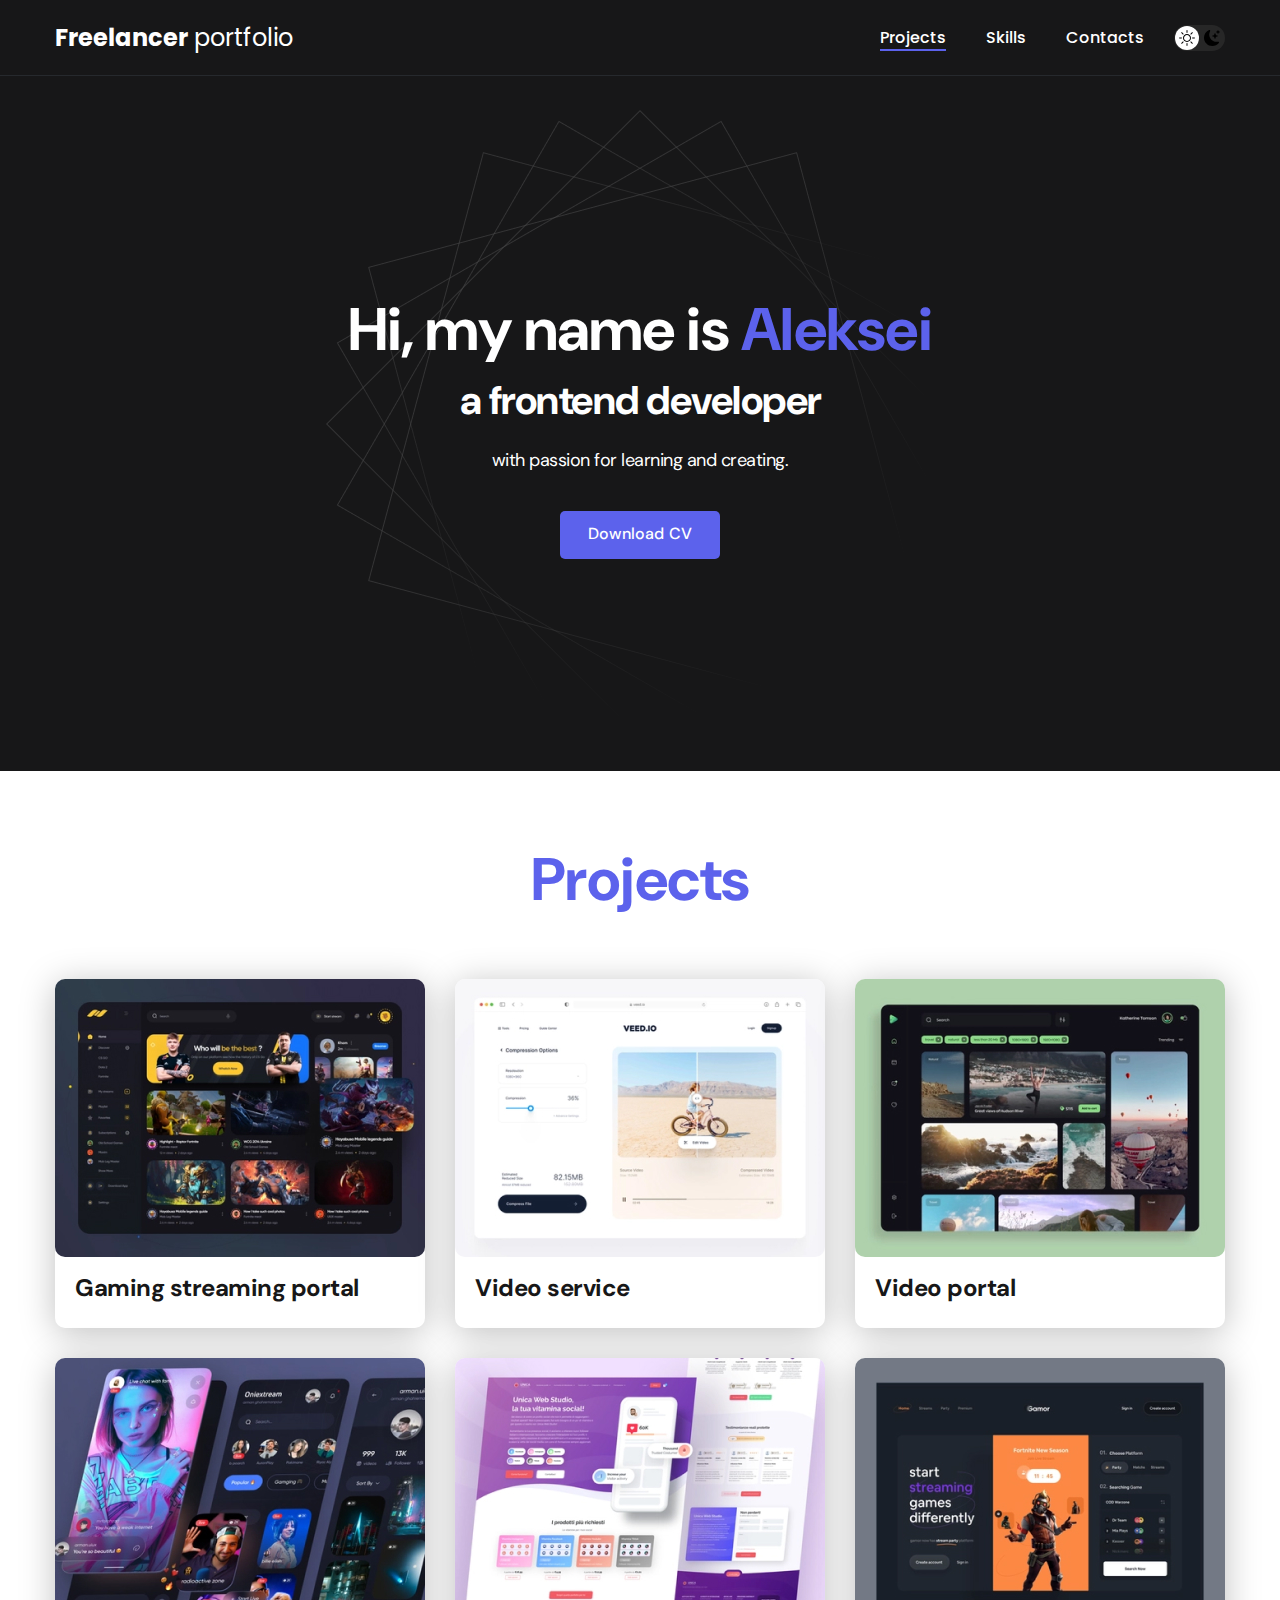
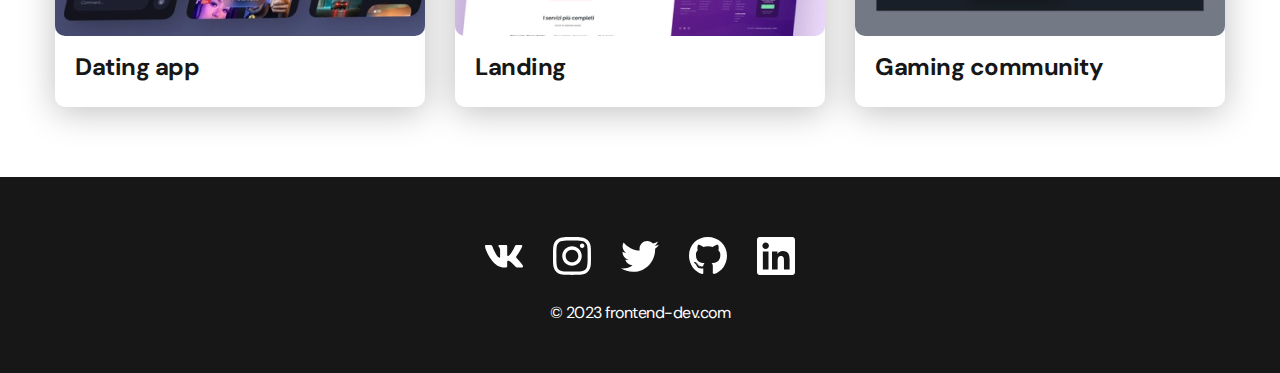
<file: index.html>
<!DOCTYPE html>
<html lang="en">
<head>
    <meta charset="UTF-8">
    <meta http-equiv="X-UA-Compatible" content="IE=edge">
    <meta name="viewport" content="width=device-width, initial-scale=1.0">
    <title>Freelancer portfolio</title>
    <link rel="stylesheet" href="./css/main.css">
</head>
<body>
    <nav class="nav">
        <div class="container">
            <div class="nav-row">
                <a href="./index.html" class="logo"><strong>Freelancer</strong> portfolio</a>

                <button class="dark-mode-btn">
                    <img src="./img/icons/sun.svg" alt="Light mode" class="dark-mode-btn__icon">
                    <img src="./img/icons/moon.svg" alt="Dark mode" class="dark-mode-btn__icon">
                </button>

                <ul class="nav-list">
                    <li class="nav-list__item"><a href="./index.html" class="nav-list__link nav-list__link--active">Projects</a></li>
                    <li class="nav-list__item"><a href="./skills.html" class="nav-list__link">Skills</a></li>
                    <li class="nav-list__item"><a href="./contacts.html" class="nav-list__link">Contacts</a></li>
                </ul>
            </div>
        </div>
    </nav>

    <header class="header">
        <div class="header__wrapper">
            <h1 class="header__title">
                <strong>Hi, my name is <em>Aleksei</em></strong><br>
                a frontend developer
            </h1>
            <div class="header__text">
                <p>with passion for learning and creating.</p>
            </div>
            <a href="#!" class="btn">Download CV</a>
        </div>
    </header>

    <main class="section">
        <div class="container">
            <h2 class="title-1">Projects</h2>
            <ul class="projects">
                <li class="project">
                    <a href="./project-page.html">
                        <img src="./img/projects/01.jpg" alt="Project img" class="project__img">
                        <h3 class="project__title">Gaming streaming portal</h3>
                    </a>
                </li>
                <li class="project">
                    <a href="./project-page.html">
                        <img src="./img/projects/02.jpg" alt="Project img" class="project__img">
                        <h3 class="project__title">Video service</h3>
                    </a>
                </li>
                <li class="project">
                    <a href="./project-page.html">
                        <img src="./img/projects/03.jpg" alt="Project img" class="project__img">
                        <h3 class="project__title">Video portal</h3>
                    </a>
                </li>
                <li class="project">
                    <a href="./project-page.html">
                        <img src="./img/projects/04.jpg" alt="Project img" class="project__img">
                        <h3 class="project__title">Dating app</h3>
                    </a>
                </li>
                <li class="project">
                    <a href="./project-page.html">
                        <img src="./img/projects/05.jpg" alt="Project img" class="project__img">
                        <h3 class="project__title">Landing</h3>
                    </a>
                </li>
                <li class="project">
                    <a href="./project-page.html">
                        <img src="./img/projects/06.jpg" alt="Project img" class="project__img">
                        <h3 class="project__title">Gaming community</h3>
                    </a>
                </li>
            </ul>
        </div>
    </main>

    <footer class="footer">
        <div class="container">
            <div class="footer__wrapper">
                <ul class="social">
                    <li class="social__item"><a href="#!"><img src="./img/icons/vk.svg" alt="Link"></a></li>
                    <li class="social__item"><a href="#!"><img src="./img/icons/instagram.svg" alt="Link"></a></li>
                    <li class="social__item"><a href="#!"><img src="./img/icons/twitter.svg" alt="Link"></a></li>
                    <li class="social__item"><a href="#!"><img src="./img/icons/gitHub.svg" alt="Link"></a></li>
                    <li class="social__item"><a href="#!"><img src="./img/icons/linkedIn.svg" alt="Link"></a></li>
                </ul>
                <div class="copyright">
                    <p>© 2023 frontend-dev.com</p>
                </div>
            </div>
        </div>
    </footer>

    <script src="./js/main.js"></script>
</body>
</html>
</file>
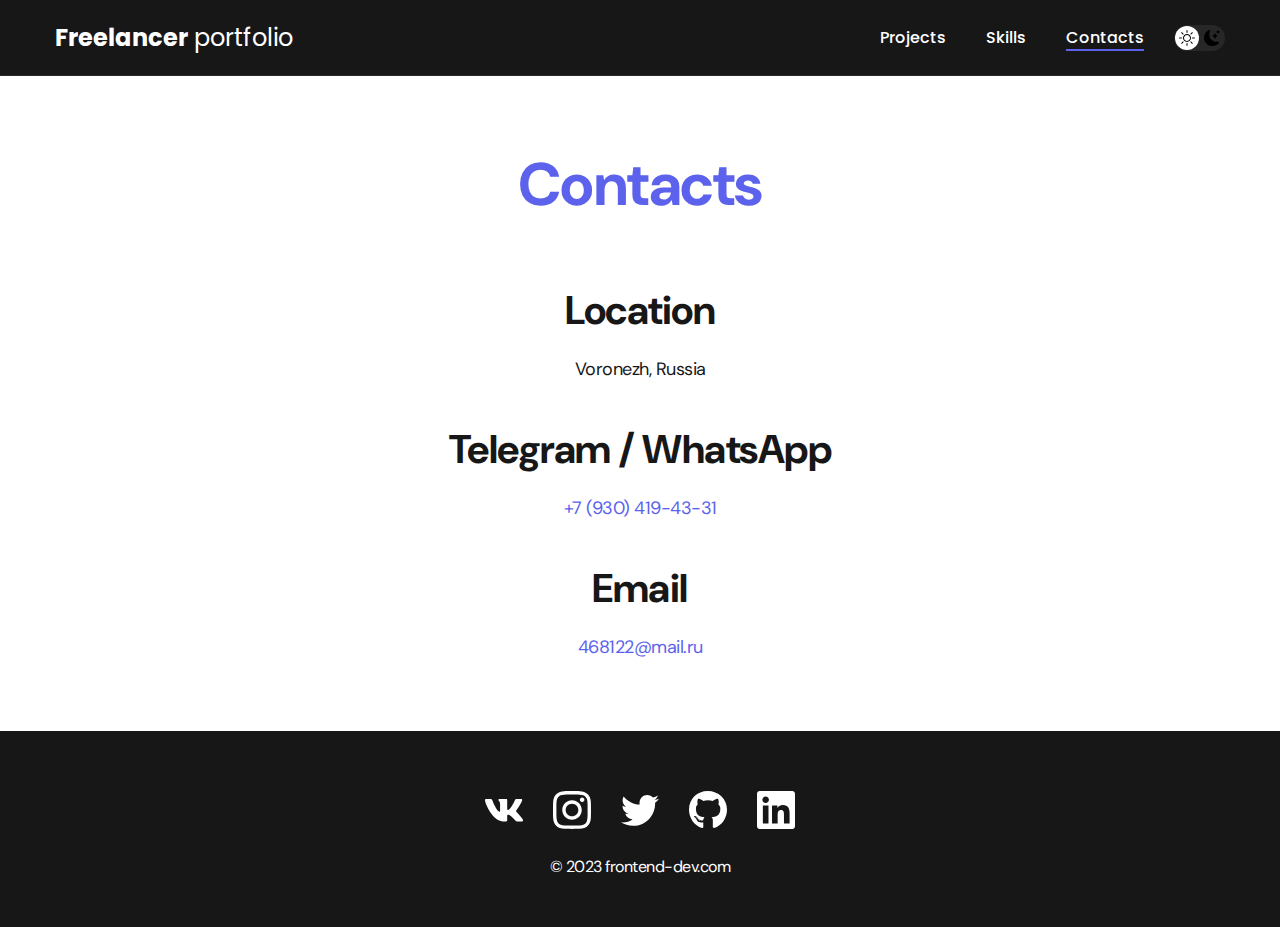
<file: contacts.html>
<!DOCTYPE html>
<html lang="en">
<head>
    <meta charset="UTF-8">
    <meta http-equiv="X-UA-Compatible" content="IE=edge">
    <meta name="viewport" content="width=device-width, initial-scale=1.0">
    <title>Freelancer portfolio</title>
    <link rel="stylesheet" href="./css/main.css">
</head>
<body>
    <nav class="nav">
        <div class="container">
            <div class="nav-row">
                <a href="./index.html" class="logo"><strong>Freelancer</strong> portfolio</a>
                
                <button class="dark-mode-btn">
                    <img src="./img/icons/sun.svg" alt="Light mode" class="dark-mode-btn__icon">
                    <img src="./img/icons/moon.svg" alt="Dark mode" class="dark-mode-btn__icon">
                </button>
                
                <ul class="nav-list">
                    <li class="nav-list__item"><a href="./index.html" class="nav-list__link ">Projects</a></li>
                    <li class="nav-list__item"><a href="./skills.html" class="nav-list__link ">Skills</a></li>
                    <li class="nav-list__item"><a href="./contacts.html" class="nav-list__link nav-list__link--active">Contacts</a></li>
                </ul>
            </div>
        </div>
    </nav>

    <main class="section">
        <div class="container">
            <h1 class="title-1">Contacts</h1>

            <ul class="content-list">
                <li class="content-list__item">
                    <h2 class="title-2">Location</h2>
                    <p>Voronezh, Russia</p>
                </li>
                <li class="content-list__item">
                    <h2 class="title-2">Telegram / WhatsApp</h2>
                    <p> <a href="tel:+79304194331">+7 (930) 419-43-31</a></p>
                </li>
                <li class="content-list__item">
                    <h2 class="title-2">Email</h2>
                    <p> <a href="mailto:468122@mail.ru">468122@mail.ru</a></p>
                </li>
            </ul>

        </div>
    </main>

    <footer class="footer">
        <div class="container">
            <div class="footer__wrapper">
                <ul class="social">
                    <li class="social__item"><a href="#!"><img src="./img/icons/vk.svg" alt="Link"></a></li>
                    <li class="social__item"><a href="#!"><img src="./img/icons/instagram.svg" alt="Link"></a></li>
                    <li class="social__item"><a href="#!"><img src="./img/icons/twitter.svg" alt="Link"></a></li>
                    <li class="social__item"><a href="#!"><img src="./img/icons/gitHub.svg" alt="Link"></a></li>
                    <li class="social__item"><a href="#!"><img src="./img/icons/linkedIn.svg" alt="Link"></a></li>
                </ul>
                <div class="copyright">
                    <p>© 2023 frontend-dev.com</p>
                </div>
            </div>
        </div>
    </footer>
    <script src="./js/main.js"></script>
</body>
</html>
</file>
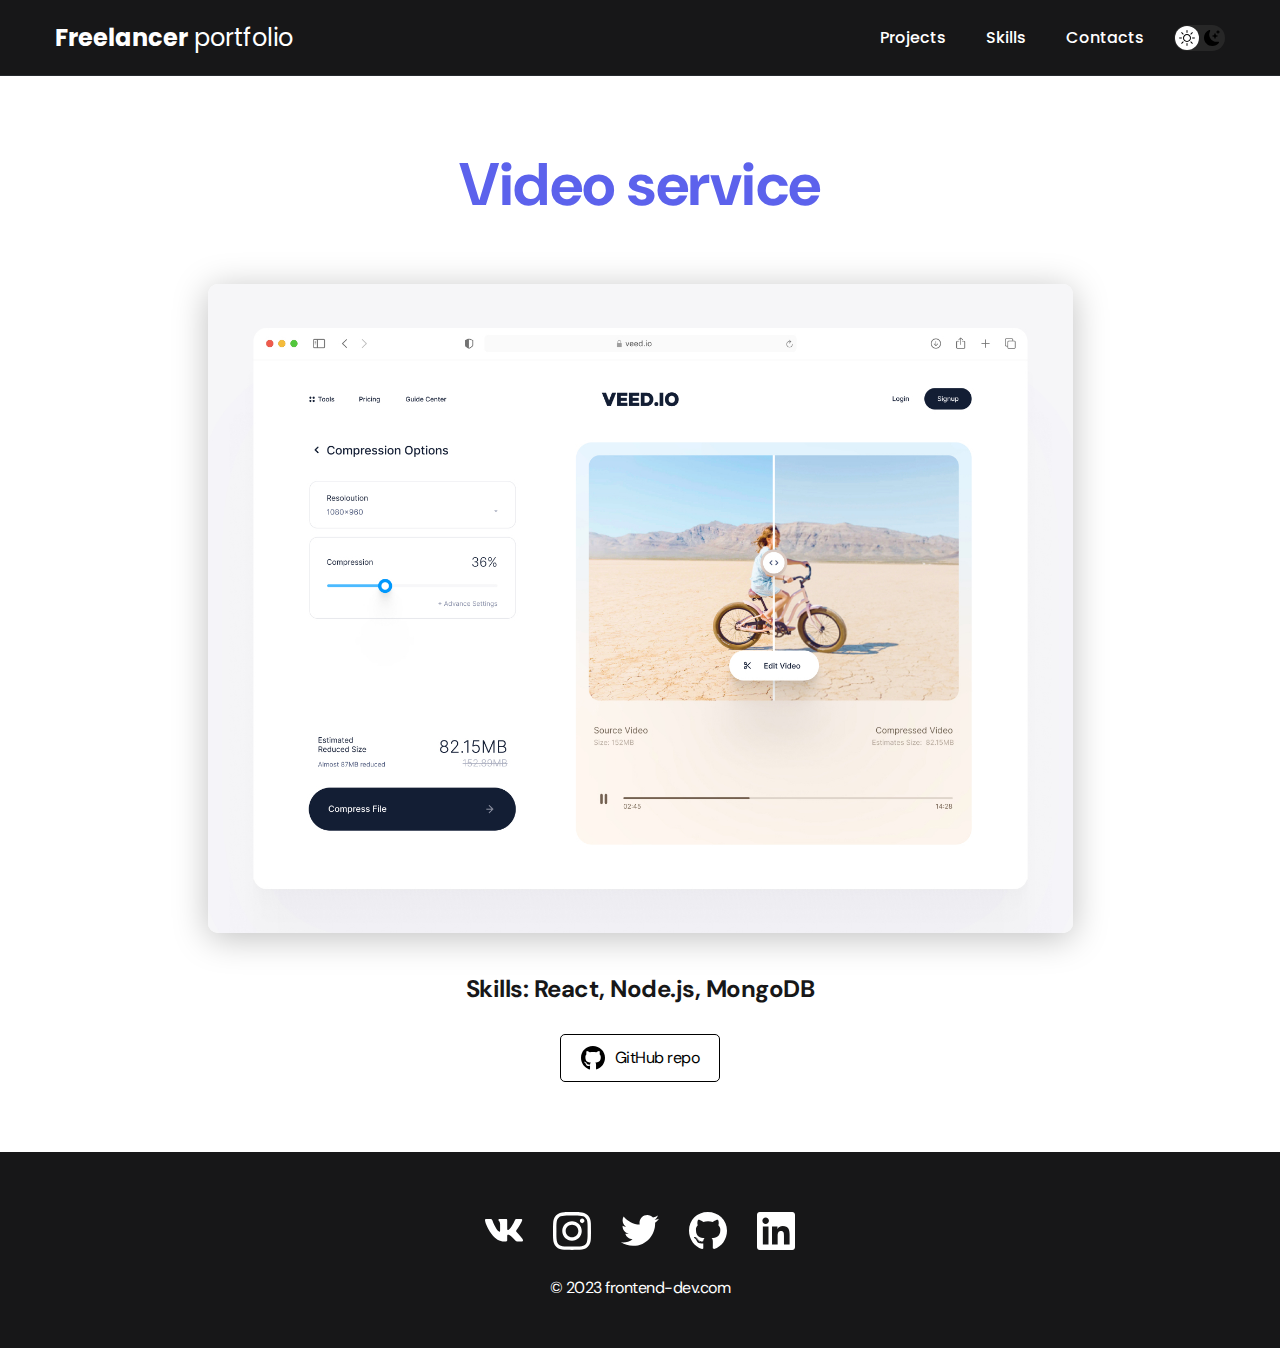
<file: project-page.html>
<!DOCTYPE html>
<html lang="en">
<head>
    <meta charset="UTF-8">
    <meta http-equiv="X-UA-Compatible" content="IE=edge">
    <meta name="viewport" content="width=device-width, initial-scale=1.0">
    <title>Freelancer portfolio</title>
    <link rel="stylesheet" href="./css/main.css">
</head>
<body>
    <nav class="nav">
        <div class="container">
            <div class="nav-row">
                <a href="./index.html" class="logo"><strong>Freelancer</strong> portfolio</a>
                
                <button class="dark-mode-btn">
                    <img src="./img/icons/sun.svg" alt="Light mode" class="dark-mode-btn__icon">
                    <img src="./img/icons/moon.svg" alt="Dark mode" class="dark-mode-btn__icon">
                </button>

                <ul class="nav-list">
                    <li class="nav-list__item"><a href="./index.html" class="nav-list__link">Projects</a></li>
                    <li class="nav-list__item"><a href="./skills.html" class="nav-list__link">Skills</a></li>
                    <li class="nav-list__item"><a href="./contacts.html" class="nav-list__link">Contacts</a></li>
                </ul>
            </div>
        </div>
    </nav>

    <main class="section">
        <div class="container">
            <div class="project-details">

                <h1 class="title-1">Video service</h1>

                <img src="./img/projects/02-big.jpg" alt="" class="project-details__cover">

                <div class="project-details__desc">
                    <p>Skills: React, Node.js, MongoDB</p>
                </div>

                <a href="#!" class="btn-outline">
                    <img src="./img/icons/github-black.svg" alt="">
                    GitHub repo
                </a>

            </div>
        </div>
    </main>

    <footer class="footer">
        <div class="container">
            <div class="footer__wrapper">
                <ul class="social">
                    <li class="social__item"><a href="#!"><img src="./img/icons/vk.svg" alt="Link"></a></li>
                    <li class="social__item"><a href="#!"><img src="./img/icons/instagram.svg" alt="Link"></a></li>
                    <li class="social__item"><a href="#!"><img src="./img/icons/twitter.svg" alt="Link"></a></li>
                    <li class="social__item"><a href="#!"><img src="./img/icons/gitHub.svg" alt="Link"></a></li>
                    <li class="social__item"><a href="#!"><img src="./img/icons/linkedIn.svg" alt="Link"></a></li>
                </ul>
                <div class="copyright">
                    <p>© 2023 frontend-dev.com</p>
                </div>
            </div>
        </div>
    </footer>
    <script src="./js/main.js"></script>
</body>
</html>
</file>
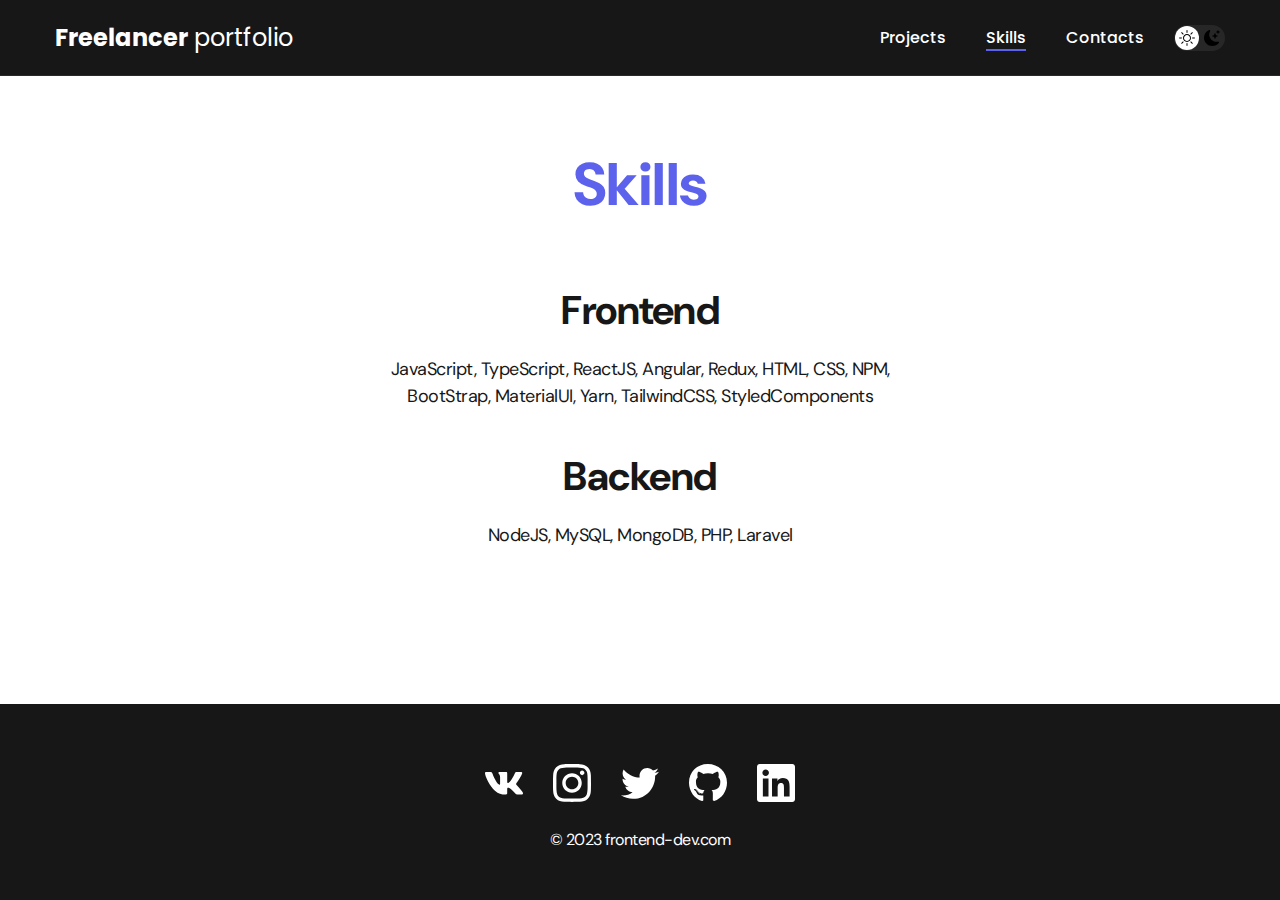
<file: skills.html>
<!DOCTYPE html>
<html lang="en">
<head>
    <meta charset="UTF-8">
    <meta http-equiv="X-UA-Compatible" content="IE=edge">
    <meta name="viewport" content="width=device-width, initial-scale=1.0">
    <title>Freelancer portfolio</title>
    <link rel="stylesheet" href="./css/main.css">
</head>
<body>
    <nav class="nav">
        <div class="container">
            <div class="nav-row">
                <a href="./index.html" class="logo"><strong>Freelancer</strong> portfolio</a>
                
                <button class="dark-mode-btn">
                    <img src="./img/icons/sun.svg" alt="Light mode" class="dark-mode-btn__icon">
                    <img src="./img/icons/moon.svg" alt="Dark mode" class="dark-mode-btn__icon">
                </button>

                <ul class="nav-list">
                    <li class="nav-list__item"><a href="./index.html" class="nav-list__link ">Projects</a></li>
                    <li class="nav-list__item"><a href="./skills.html" class="nav-list__link nav-list__link--active">Skills</a></li>
                    <li class="nav-list__item"><a href="./contacts.html" class="nav-list__link">Contacts</a></li>
                </ul>
            </div>
        </div>
    </nav>

    <main class="section">
        <div class="container">
            <h1 class="title-1">Skills</h1>

            <ul class="content-list">
                <li class="content-list__item">
                    <h2 class="title-2">Frontend</h2>
                    <p>JavaScript, TypeScript, ReactJS, Angular, Redux, HTML, CSS, NPM, BootStrap, MaterialUI, Yarn, TailwindCSS, StyledComponents</p>
                </li>
                <li class="content-list__item">
                    <h2 class="title-2">Backend</h2>
                    <p>NodeJS, MySQL, MongoDB, PHP, Laravel</p>
                </li>
            </ul>

        </div>
    </main>

    <footer class="footer">
        <div class="container">
            <div class="footer__wrapper">
                <ul class="social">
                    <li class="social__item"><a href="#!"><img src="./img/icons/vk.svg" alt="Link"></a></li>
                    <li class="social__item"><a href="#!"><img src="./img/icons/instagram.svg" alt="Link"></a></li>
                    <li class="social__item"><a href="#!"><img src="./img/icons/twitter.svg" alt="Link"></a></li>
                    <li class="social__item"><a href="#!"><img src="./img/icons/gitHub.svg" alt="Link"></a></li>
                    <li class="social__item"><a href="#!"><img src="./img/icons/linkedIn.svg" alt="Link"></a></li>
                </ul>
                <div class="copyright">
                    <p>© 2023 frontend-dev.com</p>
                </div>
            </div>
        </div>
    </footer>
    <script src="./js/main.js"></script>
</body>
</html>
</file>
<file: css/main.css>
@import "./reset.css";
@import url('https://fonts.googleapis.com/css2?family=DM+Sans:wght@400;500;700&family=Poppins:wght@400;500;700&display=swap');

/*
font-family: 'DM Sans', sans-serif;
font-family: 'Poppins', sans-serif;
*/

:root {
    --blackpure: #000;
    --black: #171718;
    --black-border: #26292D;
    --white: #fff;
    --purple:#5C62EC;

    --text-color: var(--black);
    --dark-bg: var(--black);
    --dark-border: var(--black-border);
    --header-text: var(--white);
    --accent: var(--purple);

    /* Light mode */
    --page-bg: var(--white);
    --text-color: var(--black);
    --title-1: var(--accent);
    --project-card-bg: var(--white);
    --project-card-text: var(--black);
    --box-shadow: 0px 5px 35px rgba(0, 0, 0, 0.25);
}

.dark {
    --page-bg: #252526;
    --text-color: var(--white);
    --title-1: var(--white);
    --project-card-bg: var(--black);
    --project-card-text: var(--white);
    --box-shadow: 0px 5px 35px rgba(0, 0, 0, 0.8);
}

html, body {
    display: flex;
    flex-direction: column;
    min-height: 100vh;
    font-family: 'DM Sans', sans-serif;
    letter-spacing: -0.5px;
    background-color: var(--page-bg);
    color: var(--text-color);
}

/* General */
.container {
    margin: 0 auto;
    padding: 0 15px;
    max-width: 1200px;
}

.none {
    display: none !important;
}

.section {
    padding: 70px 0;
}

.title-1 {
    margin-bottom: 60px;
    font-size: 60px;
    font-weight: 700;
    line-height: 1.3;
    color: var(--title-1);
    text-align: center;
}

.title-2 {
    margin-bottom: 20px;
    font-size: 40px;
    font-weight: 700;
    line-height: 1.3;
}

/* Nav */
.nav {
    padding: 20px 0;
    border-bottom: 1px solid var(--dark-border);
    background: var(--dark-bg);
    color: var(--header-text);
    letter-spacing: normal;
}

.nav-row {
    display: flex;
    justify-content: flex-end;
    align-items: center;
    column-gap: 30px;
    row-gap: 20px;
    flex-wrap: wrap;
}

.logo {
    margin-right: auto;
    color: var(--header-text);
    font-size: 24px;
    font-family: 'Poppins', sans-serif;
}

.logo strong {
    font-weight: 700;
}

.nav-list {
    display: flex;
    flex-wrap: wrap;
    row-gap: 10px;
    align-items: center;
    column-gap: 40px;
    font-size: 16px;
    font-weight: 500;
    font-family: 'Poppins', sans-serif;
}

.nav-list__link {
    color: var(--header-text);
    transition: opacity 0.2s ease-in;
}

.nav-list__link:hover {
    opacity: 0.8;
}

.nav-list__link--active {
    position: relative;
}

.nav-list__link--active::before {
    content: "";
    position: absolute;
    left: 0;
    top: 100%;
    display: block;
    height: 2px;
    width: 100%;
    background-color: var(--accent);
}

/* Dark mode btn */

.dark-mode-btn {
    order: 9;
    position: relative;
    display: flex;
    justify-content: space-between;
    width: 51px;
    height: 26px;
    padding: 5px;
    border-radius: 50px;
    background-color: #272727;
}

.dark-mode-btn::before {
    content: "";
    position: absolute;
    top: 1px;
    left: 1px;
    display: block;
    width: 24px;
    height: 24px;
    border-radius: 50%;
    background-color: var(--white);
    transition: left 0.2 ease-in;
}

.dark-mode-btn--active::before {
    left: 26px;
}

.dark-mode-btn__icon {
    position: relative;
    z-index: 9;
}

/* Header */
.header {
    padding: 40px 0;
    min-height: 695px;

    display: flex;
    justify-content: center;
    align-items: center;

    background-color: var(--dark-bg);
    background-image: url('./../img/header-bg.png');
    background-repeat: no-repeat;
    background-size: auto;
    background-position: center;

    color: var(--header-text);
    text-align: center;
}
.header__wrapper {
    padding: 0 15px;
    max-width: 660px;
}

.header__title {
    margin-bottom: 20px;
    font-size: 40px;
    font-weight: 700;
    line-height: 1.4;
}

.header__title strong {
    font-size: 60px;
    font-weight: 700;
}

.header__title em {
    font-style: normal;
    color: var(--accent);
}

.header__text {
    margin-bottom: 40px;
    font-size: 18px;
    line-height: 1.333;
}

.header__text p + p {
    margin-top: 0.5em; /* 0.5 * на размер шрифта */ 
}

/* Btn */

.btn {
    display: inline-block;
    height: 48px;
    padding: 12px 28px;

    border-radius: 5px;
    background-color: var(--accent);
    color: var(--white);
    letter-spacing: 0.15px;
    font-size: 16px;
    font-weight: 500;

    transition: opacity 0.2s ease-in;
}

.btn:hover {
    opacity: 0.8;   
}

.btn:active {
    position: relative;
    top: 1px;
}

/* Btn-outline */
.btn-outline {
    display: flex;
    column-gap: 10px;
    align-items: center;

    height: 48px;
    padding: 12px 20px;

    border-radius: 5px;
    border: 1px solid var(--blackpure);
    background-color: var(--white);
    color: var(--blackpure);
}

.btn-outline:hover {
    opacity: 0.8;   
}

.btn-outline:active {
    position: relative;
    top: 1px;
}

/* Projects */

.projects {
    display: flex;
    justify-content: center;
    flex-wrap: wrap;
    column-gap: 30px;
    row-gap: 30px;
}

.project {
    max-width: 370px;
    background-color: var(--project-card-bg);
    box-shadow: var(--box-shadow);
    border-radius: 10px;
}

.project__img {
    border-radius: 10px;
}

.project__title {
    padding: 15px 20px 25px;
    font-weight: 700;
    font-size: 24px;
    line-height: 1.3;
    color: var(--project-card-text);
}

/* Project-details */

.project-details {
    margin: 0 auto;
    max-width: 865px;

    display: flex;
    flex-direction: column;
    align-items: center;
    text-align: center;
}

.project-details__cover {
    max-width: 100%;
    margin-bottom: 40px;
    box-shadow: 0px 5px 35px rgba(0, 0, 0, 0.25);
    border-radius: 10px;
}

.project-details__desc {
    margin-bottom: 30px;
    font-weight: 700;
    font-size: 24px;
    line-height: 1.3;
}

/* Content list */ 

.content-list {
    margin: 0 auto;
    max-width: 570px;
    display: flex;
    flex-direction: column;
    align-items: center;
    row-gap: 40px;
    text-align: center;
}

.content-list a {
    color: var(--accent);
}
 
.content-list__item {
    font-size: 18px;
    line-height: 1.5;
}

.content-list__item p + p {
    margin-top: 0.5em;
}

/* Footer */

.footer {
    margin-top: auto;
    padding: 60px 0 50px; 
    background-color: var(--dark-bg);
    color: var(--header-text);
}

.footer__wrapper {
    display: flex;
    flex-direction: column;
    align-items: center;
    row-gap: 27px;
}

.social {
    display: flex;
    column-gap: 30px;
    align-items: center;
}

.copyright {
    font-size: 16px;
}

.copyright p + p {
    margin-top: 0.5em;
}

@media (max-width: 620px) {
    
    .header {
        min-height: unset;
    }
    
    .header__title {
        font-size: 30px;
    }

    .header__title strong {
        font-size: 40px;
    }

    .nav-row {
        justify-content: space-between;
    }

    .dark-mode-btn {
        order: 0;
    }

    .section {
        padding: 40px 0;
    }

    .title-1 {
        margin-bottom: 30px;
        font-size: 40px;
    }

    .title-2 {
        margin-bottom: 10px;
        font-size: 30px;
    }

    .project__title {
        font-size: 22px;
    }

    .project-details__desc {
        margin-bottom: 20px;
        font-size: 22px;
    }

    .footer {
        padding: 40px 0 30px;
    }

    .footer__wrapper {
        row-gap: 20px;
    }

    .social {
        column-gap: 20px;
    }

    .social__item {
        width: 28px;
    }

    .content-list {
        row-gap: 20px;
    }

    .content-list__item {
        font-size: 16px;
    }

    
}
</file>
